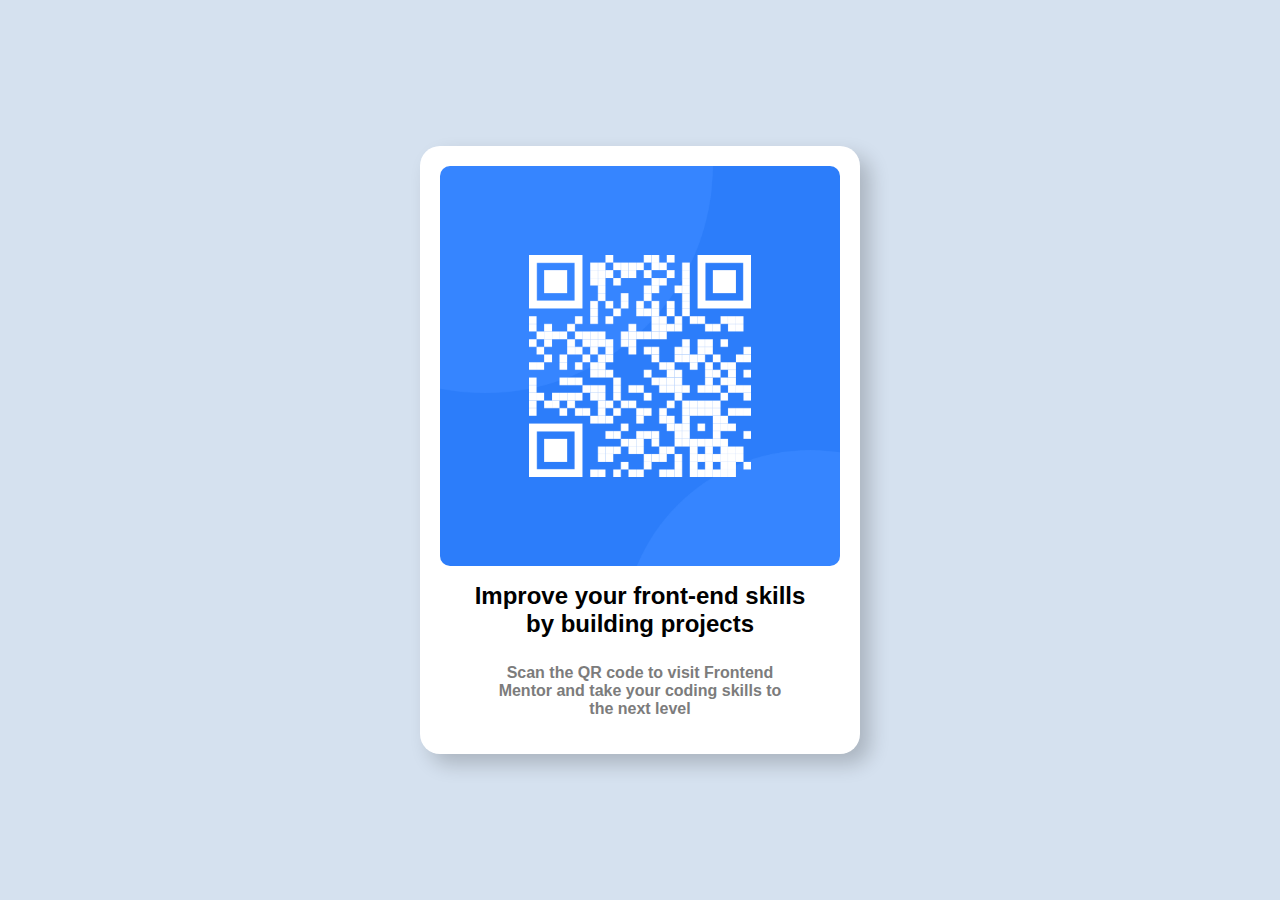
<file: index.html>
<!DOCTYPE html>
<html lang="en">
<head>
  <meta charset="UTF-8">
  <meta name="viewport" content="width=device-width, initial-scale=1.0">
  <link rel="icon" type="image/png" sizes="32x32" href="./images/favicon-32x32.png">
  <link rel="stylesheet" type="text/css" href="design.css" media="screen">
  <title>Frontend Mentor | QR code component</title>
</head>
<body>
  <main class="sessao1">
      <div aria-label="QR-Code" class="conteudo1">
        <img src="./images/image-qr-code.png" class="qrcode">
        <h1 class="titulo-inicial">Improve your front-end skills by building projects</h1>
        <p>Scan the QR code to visit Frontend Mentor and take your coding skills to the next level</p>
      </div>
  </main>     
</body>
</html>
</file>
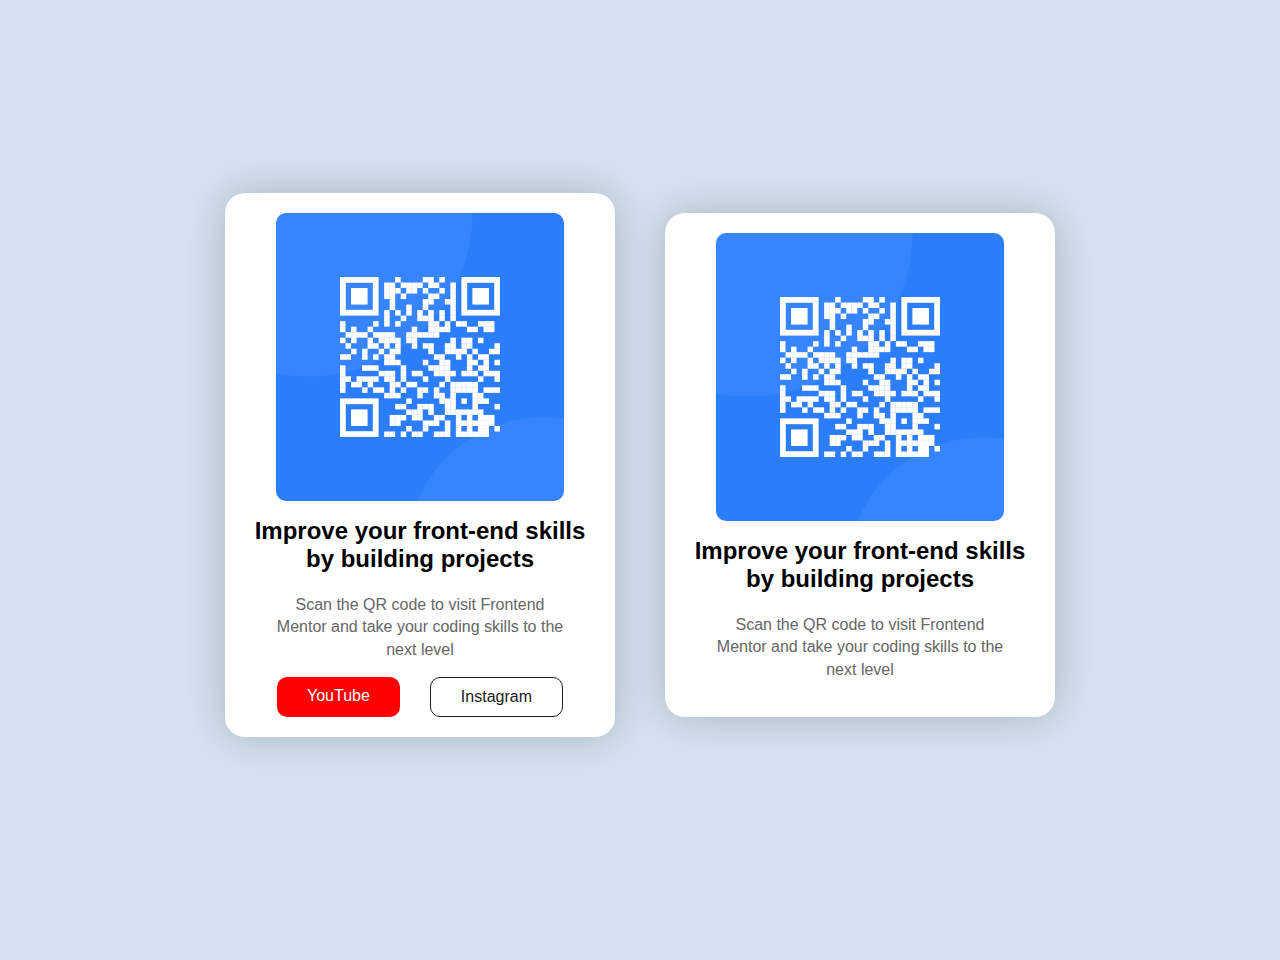
<file: index2.html>
<!DOCTYPE html>
<html lang="en">
<head>
  <meta charset="UTF-8">
  <meta name="viewport" content="width=device-width, initial-scale=1.0">
  <link rel="icon" type="image/png" sizes="32x32" href="./images/favicon-32x32.png">
  <link rel="stylesheet" type="text/css" href="designtest2.css" media="screen">
  <meta name="description" content="Essa é uma tela com dois conteiners para direcionar ao site">
  <title>Exercício HTML</title>
</head>
<body>
  <main aria-label="inicio" class="home">
    <section class="sessao1">
        <div class="conteiner">
          <img src="./images/image-qr-code.png" class="qrcode" width="288" height="288" alt="qrcode-site">
          <h1>Improve your front-end skills by building projects</h1>
          <p>Scan the QR code to visit Frontend Mentor and take your coding skills to the next level</p>
          <div class="botoes">
            <a href="https://www.youtube.com/" target="_blank" class="youtube">YouTube</a>
            <a href="https://www.instagram.com/" target="_blank" class="instagram">Instagram</a>
          </div>
        </div>
    </section>
    <section class="sessao2">
      <div class="conteiner">
        <img src="./images/image-qr-code.png" class="qrcode" width="288" height="288" alt="qrcode-site">
        <h1>Improve your front-end skills by building projects</h1>
        <p>Scan the QR code to visit Frontend Mentor and take your coding skills to the next level</p>
      </div>
  </section>
  </main>   
</body>
</html>
</file>
<file: design.css>
body{
    margin: 0px;
    padding: 0px;
    font-family: poppins, inter, sans-serif;
    background-color: #D5E1EF;
    height: 100vh;
    display: flex;
    justify-content: center;
    align-items: center;
}

.sessao1{
    max-width: 500px;
}

.conteudo1{
    display: flex;
    flex-direction: column;
    justify-content: center;
    align-items: center;
    background-color: #fff;
    padding: 20px 20px;
    border-radius: 20px;
    box-shadow: 10px 10px 20px rgb(0, 0, 0, 20%);
}

.conteudo1 h1{
    font-size: 1.5rem;
    font-weight: 800;
    text-align: center;
    margin-bottom: 10px;
    max-width: 350px;
}

.conteudo1 p{
    font-size: 1rem;
    max-width: 300px;
    text-align: center;
    color: #7C7C7C;
    font-weight: 600;
}

.qrcode{
    border-radius: 10px;
    max-width: 400px;
}
</file>
<file: designtest2.css>
body{
    margin: 30px auto;
    padding: 0px;
    font-family: poppins, inter, sans-serif;
    background-color: #D5E1EF;
}

.home{
    display: flex;
    height: 100vh;
    margin: 0 auto;
    justify-content: center;
    align-items: center;
    gap: 50px;
    flex-wrap: wrap;
}

.conteiner{
    max-width: 400px;
    background-color: #fff;
    padding: 20px 20px;
    display: flex;
    flex-direction: column;
    border-radius: 20px;
    box-shadow: 0px 0px 40px rgb(0,0,0, 20%);
    justify-content: center;
    align-items: center;
    margin-bottom: 30px;
}

.conteiner h1{
    font-size: 1.5rem;
    text-align: center;
    max-width: 350px;
    margin-bottom: 5px;
}

.conteiner p{
    font-size: 1rem;
    font-weight: 500;
    color: rgb(102, 102, 102);
    text-align: center;
    max-width: 300px;
    line-height: 1.4rem;
}

.qrcode{
    max-width: 100%;
    height: auto;
    border-radius: 10px;
}

.botoes{
    display: flex;
    gap: 30px;
}

.youtube{
    background-color: red;
    padding: 10px 30px;
    color: white;
    text-decoration: none;
    border-radius: 10px;
}

.youtube:hover{
    background-color: rgb(175, 10, 10);
    padding: 10px 30px;
    color: white;
    text-decoration: none;
    border-radius: 10px;
    scale: 1.1;
    transition: 0.3s;
}

.instagram{
    padding: 10px 30px;
    color: #202020;
    border: solid 1px #202020;
    text-decoration: none;
    border-radius: 10px;
}

.instagram:hover{
    background-color: rgb(233, 20, 233);
    border: solid 1px rgb(233, 20, 233);
    padding: 10px 30px;
    color: white;
    text-decoration: none;
    border-radius: 10px;
    scale: 1.1;
    transition: 0.3s;
}

@media (max-width: 500px){
    .sessao1 .sessao2{
        max-width: 300px;
    }
    .conteiner{
        max-width: 300px;
    }
    .qrcode{
        max-width: 250px;
    }
    .conteiner h1{
        font-size: 1.2rem;
        text-align: center;
        max-width: 280px;
        margin-bottom: 5px;
    }
    
    .conteiner p{
        font-size: 0.8rem;
        font-weight: 500;
        color: rgb(102, 102, 102);
        text-align: center;
        max-width: 250px;
        line-height: 1.2rem;
    }
    .botoes{
        margin-top: 20px;
    }
}
</file>
